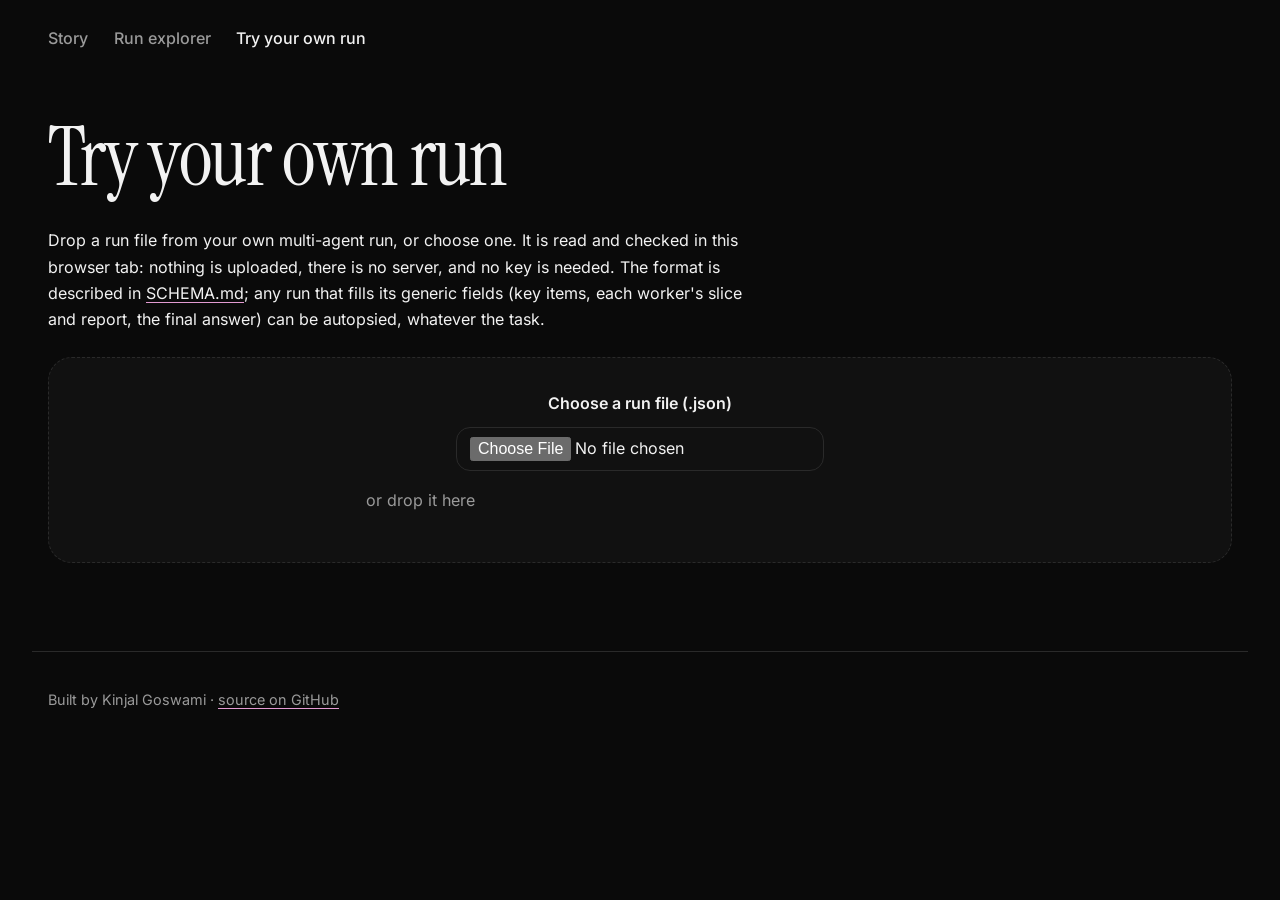
<file: site/try.html>
<!doctype html>
<html lang="en">
<head>
  <meta charset="utf-8">
  <meta name="viewport" content="width=device-width, initial-scale=1">
  <title>Try your own run · swarm-autopsy</title>
  <link rel="icon" href="data:image/svg+xml,%3Csvg xmlns=%22http://www.w3.org/2000/svg%22 viewBox=%220 0 32 32%22%3E%3Crect width=%2232%22 height=%2232%22 rx=%228%22 fill=%22%233a1533%22/%3E%3Ccircle cx=%2216%22 cy=%2216%22 r=%225%22 fill=%22%23e39bd2%22/%3E%3C/svg%3E">
  <link rel="stylesheet" href="css/site.css">
</head>
<body>
  <main id="main">
    <h1>Try your own run</h1>
    <p>Drop a run file from your own multi-agent run, or choose one. It is read and checked in this
      browser tab: nothing is uploaded, there is no server, and no key is needed. The format is
      described in <a href="https://github.com/KinjalGoswami68/swarm-autopsy/blob/main/SCHEMA.md">SCHEMA.md</a>;
      any run that fills its generic fields (key items, each worker's slice and report, the final
      answer) can be autopsied, whatever the task.</p>
    <div id="drop" class="drop">
      <label for="file">Choose a run file (.json)</label>
      <input id="file" type="file" accept=".json,application/json">
      <p class="muted">or drop it here</p>
    </div>
    <div id="try-status" aria-live="polite"></div>
    <div id="run-view"></div>
  </main>
  <script type="module" src="js/try.js"></script>
</body>
</html>
</file>
<file: site/css/site.css>
/* swarm-autopsy site. Colours measured from the reference (owner, D31); every text/graphic pair
   checked against WCAG AA (SITE_RULES.md):
     primary #f2f2f2 on bg 17.7, on card 16.9, on plum 14.1
     secondary #9a9a9a on bg 7.0, on card 6.7, on plum 5.6, on plum highlight 4.7
     pink #e39bd2 on bg 9.3, on card 8.9, on plum 7.4
     bars on track: pink 5.4, grey 4.0, near-white 10.2
   Plum #3a1533 is a surface only, never text (1.3:1). Adjacent bar parts are separated by a
   background gap and labelled, because pink/grey (1.3) and grey/white (2.5) are below 3:1. */

@font-face { font-family: "Instrument Serif"; src: url("../fonts/instrument-serif-latin-400-normal.woff2") format("woff2"); font-weight: 400; font-style: normal; font-display: swap; }
@font-face { font-family: "Instrument Serif"; src: url("../fonts/instrument-serif-latin-400-italic.woff2") format("woff2"); font-weight: 400; font-style: italic; font-display: swap; }
@font-face { font-family: "Inter"; src: url("../fonts/inter-latin-400-normal.woff2") format("woff2"); font-weight: 400; font-display: swap; }
@font-face { font-family: "Inter"; src: url("../fonts/inter-latin-500-normal.woff2") format("woff2"); font-weight: 500; font-display: swap; }
@font-face { font-family: "Inter"; src: url("../fonts/inter-latin-600-normal.woff2") format("woff2"); font-weight: 600; font-display: swap; }
@font-face { font-family: "JetBrains Mono"; src: url("../fonts/jetbrains-mono-latin-400-normal.woff2") format("woff2"); font-weight: 400; font-display: swap; }

:root {
  color-scheme: dark;
  --bg: #0a0a0a; --card: #111111; --plum: #3a1533; --plum-hi: #4d1d44; --plum-lo: #24091f;
  --pink: #e39bd2; --text: #f2f2f2; --sec: #9a9a9a; --track: #3a3a3a; --hair: #2a2a2a;
  --serif: "Instrument Serif", "Iowan Old Style", Georgia, serif;
  --sans: "Inter", system-ui, -apple-system, "Segoe UI", Roboto, sans-serif;
  --mono: "JetBrains Mono", ui-monospace, Consolas, monospace;
  --radius: 24px; --radius-sm: 14px;
  --ease: cubic-bezier(.2, .7, .2, 1);
}
* { box-sizing: border-box; }
html { -webkit-text-size-adjust: 100%; background: var(--bg); }
body { margin: 0; background: var(--bg); color: var(--text); font: 400 16px/1.65 var(--sans); }
main { max-width: 76rem; margin: 0 auto; padding: 1rem 16px 4rem; }
a { color: var(--text); text-decoration-color: var(--pink); text-underline-offset: .2em; }
a:hover { color: var(--pink); }
:focus-visible { outline: 2px solid var(--pink); outline-offset: 3px; border-radius: 4px; }
.muted, .lede { color: var(--sec); }

/* ---------- type ---------- */
h1, h2 { font-family: var(--serif); font-weight: 400; letter-spacing: -.02em; }
h1 { font-size: clamp(2.6rem, 6.4vw, 5.8rem); line-height: 1.0; margin: .3em 0 .35em; overflow-wrap: anywhere; }
h2 { font-size: clamp(2rem, 4.4vw, 3.4rem); line-height: 1.05; margin: 0 0 .5em; }
h3 { font: 600 1rem/1.4 var(--sans); margin: 0 0 .3rem; }
.lede { font-size: clamp(1.05rem, 1.6vw, 1.25rem); max-width: 38rem; }
p { max-width: 44rem; }
code, .mono { font-family: var(--mono); font-size: .88em; }
.label { font: 600 .72rem/1.3 var(--sans); letter-spacing: .16em; text-transform: uppercase; color: var(--pink); }

/* ---------- nav and footer ---------- */
.site-nav { max-width: 76rem; margin: 0 auto; display: flex; flex-wrap: wrap; gap: .2rem 1.6rem; padding: 1rem 16px; }
.site-nav a { min-height: 44px; display: inline-flex; align-items: center; color: var(--sec); text-decoration: none; font-weight: 500; }
.site-nav a[aria-current="page"], .site-nav a:hover { color: var(--text); }
.site-footer { max-width: 76rem; margin: 0 auto; padding: 2rem 16px 3rem; border-top: 1px solid var(--hair); color: var(--sec); font-size: .9rem; }
.site-footer p { margin: .25rem 0; }
.site-footer a { color: var(--sec); }

/* ---------- surfaces ---------- */
.card, .worker, .table-wrap, .note, .drop, .trace {
  background: var(--card); border: 1px solid var(--hair); border-radius: var(--radius);
}
.table-wrap { padding: .4rem .8rem; margin: 1rem 0; overflow-x: auto; max-width: 100%; }
.worker { padding: 1.2rem 1.4rem; margin: 1rem 0; }
.worker:hover { transform: translateY(-2px); border-color: var(--track); }
.note { padding: .9rem 1.2rem; color: var(--sec); }
.caveat { border: 1px solid var(--hair); border-left: 3px solid var(--pink); border-radius: var(--radius-sm);
  background: var(--card); color: var(--sec); padding: .7rem 1rem; font-size: .92rem; max-width: 52rem; }

/* metallic plum: a lighter band and a darker edge that move a little with the pointer
   (js/metal.js sets --mx). The band lives in the panel's empty top strip only; panel text sits
   below the strip, never on the moving highlight. */
.metal { position: relative; overflow: hidden; isolation: isolate; border-radius: var(--radius);
  background: var(--plum); border: 1px solid #5a2a50; --mx: 30%; }
.metal::before { content: ""; position: absolute; inset: 0; z-index: -1; border-radius: inherit;
  background: linear-gradient(160deg, var(--plum) 40%, var(--plum-lo) 100%); }
.metal::after { content: ""; position: absolute; left: 0; right: 0; top: 0; height: 3rem; z-index: -1;
  background: radial-gradient(14rem 2.4rem at var(--mx) 0%, var(--plum-hi), transparent 70%); }
.metal > * { position: relative; }

.badge-pill { display: inline-flex; align-items: center; gap: .6rem; padding: .3rem .9rem .3rem .3rem;
  border: 1px solid var(--hair); border-radius: 999px; background: var(--card); color: var(--sec); font-size: .85rem; }
.badge-pill .tag { white-space: nowrap; background: var(--plum); color: var(--pink); border-radius: 999px; padding: .15rem .65rem;
  font: 600 .7rem/1.6 var(--sans); letter-spacing: .14em; text-transform: uppercase; }

/* ---------- hero ---------- */
.hero { display: grid; grid-template-columns: minmax(0, 1.55fr) minmax(0, 1fr); gap: 2rem 2.5rem; align-items: center;
  align-content: center; padding: 3rem 0 2rem; min-height: min(78vh, 52rem); }
.hero > .ascii, .hero > .shares, .hero > .caveat { grid-column: 1 / -1; }
.feature { padding: 3.6rem 1.8rem 1.8rem; }
.feature .big { font: 400 clamp(5rem, 12vw, 9rem)/.9 var(--serif); letter-spacing: -.03em; margin: .4rem 0 .6rem; color: var(--text); }
.feature p { color: var(--sec); margin: 0; }

/* thin rounded bars: parts separated by a background gap, each labelled */
.sharebar { display: flex; gap: 4px; height: 8px; margin: .8rem 0 .7rem; max-width: 52rem; }
.sharebar span { border-radius: 999px; min-width: 8px; }
.s-pink { background: var(--pink); } .s-grey { background: var(--sec); } .s-white { background: var(--text); }
.sharelegend { display: flex; flex-wrap: wrap; gap: .3rem 1.4rem; margin: 0; padding: 0; list-style: none; color: var(--sec); font-size: .92rem; }
.sharelegend i { display: inline-block; width: .7rem; height: .7rem; border-radius: 999px; margin-right: .45rem; vertical-align: -.05em; }
.sharelegend b { color: var(--text); font-weight: 600; }

/* ---------- story sections ---------- */
.story { padding: 4.5rem 0 1rem; border-top: 1px solid var(--hair); }
.story.hero { border-top: 0; }
.story p { color: var(--sec); }
.story p.lede { color: var(--sec); }
.story ul, .story ol { color: var(--sec); max-width: 44rem; }
td.nowrap { white-space: nowrap; }
.story li { margin: .35rem 0; }
blockquote { margin: 1.2rem 0; padding: 1.2rem 1.6rem; font: italic 400 clamp(1.4rem, 2.6vw, 2rem)/1.25 var(--serif);
  border-left: 3px solid var(--pink); background: var(--card); border-radius: 0 var(--radius) var(--radius) 0; max-width: 52rem; }
.quotes q { overflow-wrap: anywhere; color: var(--text); }
.ascii:empty { display: none; }

/* ---------- tables ---------- */
table { border-collapse: collapse; width: 100%; font-size: .93rem; }
caption { text-align: left; font-weight: 600; padding: .6rem 0 .3rem; color: var(--text); }
th, td { text-align: left; padding: .6rem .7rem; border-bottom: 1px solid var(--hair); vertical-align: top; }
thead th { color: var(--sec); font-weight: 500; font-size: .82rem; letter-spacing: .02em; }
tbody th { font-weight: 500; }
tbody tr:last-child > * { border-bottom: 0; }
td { font-variant-numeric: tabular-nums; }
tr.zero { color: var(--sec); }
tr.no-split { color: var(--sec); font-style: italic; }
.buckets td:nth-child(3) { width: 40%; min-width: 7rem; }
.bar-track { display: block; height: 8px; background: var(--track); border-radius: 999px; }
.bar { display: block; height: 100%; border-radius: 999px; min-width: 0; }
.bar-lost { background: var(--pink); } .bar-kept { background: var(--text); }

/* 360px: each table row becomes a card; cells show their column name (data-label) */
@media (max-width: 640px) {
  .table-wrap { padding: .2rem .9rem; overflow: visible; }
  table, thead, tbody, tr, th, td { display: block; width: 100%; }
  thead { position: absolute; width: 1px; height: 1px; overflow: hidden; clip: rect(0 0 0 0); }
  caption { display: block; }
  tbody tr { padding: .8rem 0; border-bottom: 1px solid var(--hair); }
  tbody tr:last-child { border-bottom: 0; }
  tbody th { padding: 0 0 .3rem; border: 0; color: var(--text); }
  td { padding: .2rem 0 .35rem; border: 0; }
  td::before { content: attr(data-label); display: block; color: var(--sec); font-size: .8rem; white-space: normal; }
  td:empty { display: none; }
  td[data-label=""]::before { display: none; }
  .buckets td:nth-child(3) { width: 100%; }
  .hero { grid-template-columns: 1fr; min-height: 0; padding-top: 1.5rem; gap: 1.5rem; }
  .story { padding-top: 3rem; }
  .worker { padding: 1rem; }
}

/* ---------- explorer and try ---------- */
.picker { display: flex; flex-wrap: wrap; gap: .6rem; align-items: center; margin: 1rem 0; }
select, input[type=file] { font: inherit; color: var(--text); background: var(--card); border: 1px solid var(--hair);
  border-radius: var(--radius-sm); min-height: 44px; padding: .4rem .8rem; max-width: 100%; }
.run-head h1 { font-size: clamp(1.8rem, 4vw, 3rem); }
.facts { color: var(--sec); font-size: .9rem; margin: 0 0 .6rem; }
.brief { white-space: pre-wrap; overflow-wrap: anywhere; margin: .4rem 0; color: var(--text); }
mark { background: var(--plum); color: var(--text); border-radius: 4px; padding: 0 .15em; box-shadow: inset 0 -1px 0 var(--pink); }
.annotation { border-top: 1px dashed var(--track); margin-top: .8rem; padding-top: .6rem; font-size: .92rem; color: var(--sec); }
.annotation .label { margin: 0 0 .3rem; }
.annotation q { display: block; margin: .25rem 0 .25rem 1rem; color: var(--text); overflow-wrap: anywhere; }
.badge { display: inline-block; font-size: .78rem; border: 1px solid var(--track); border-radius: 999px; padding: 0 .55rem; margin-left: .4rem; color: var(--sec); }
.trace { padding: 1rem 1.4rem; margin-top: 1rem; }
.trace ol { padding-left: 1.2rem; color: var(--sec); }
.trace li { margin: .35rem 0; overflow-wrap: anywhere; }
.trace strong { color: var(--text); }
.drop { padding: 2rem 1.2rem; margin: 1.5rem 0; text-align: center; border-style: dashed; }
.drop.over { border-color: var(--pink); }
.drop label { display: block; font-weight: 600; margin-bottom: .7rem; }
.error { color: var(--pink); font-weight: 600; }
.ok { color: var(--text); font-weight: 600; }
.errors { color: var(--sec); }
.errors code { color: var(--text); overflow-wrap: anywhere; }

/* tactile: slight lift on hover, expansion and glow on click; transforms only (no layout shift) */
.site-nav a, select, .worker, .drop { transition: transform .2s var(--ease), box-shadow .25s var(--ease), border-color .25s var(--ease); }
select:active, .drop:active { transform: scale(1.01); box-shadow: 0 0 0 4px rgba(227, 155, 210, .18); }

@media (prefers-reduced-motion: reduce) {
  *, *::before, *::after { transition: none !important; animation: none !important; scroll-behavior: auto !important; }
  .worker:hover, select:active, .drop:active { transform: none; }
}
#run-view > section { padding-top: 2.8rem; }
#run-view > section > h2 { font-size: clamp(1.8rem, 3.4vw, 2.6rem); }
.run-head h1 { font-family: var(--mono); font-size: clamp(1.05rem, 2.2vw, 1.5rem); letter-spacing: 0; line-height: 1.35; }
.annotation .label { text-transform: none; letter-spacing: .02em; font-weight: 500; font-size: .82rem; }

/* ---------- ASCII track (D32): story text left, one sticky canvas right; never over text ---------- */
.track { display: block; }
.track-stage { display: none; }
@media (min-width: 1000px) {
  .track { display: grid; grid-template-columns: minmax(0, 1fr) minmax(0, 1fr); gap: 2.5rem; align-items: start; }
  .track-text { min-width: 0; }
  .track-stage { display: flex; flex-direction: column; position: sticky; top: 6vh; height: 88vh; border-radius: var(--radius); overflow: hidden; }
  .ascii-canvas { display: block; width: 100%; flex: 1 1 auto; min-height: 0; }
  .ascii-caption { margin: 0; padding: .5rem 1rem .9rem; color: var(--sec); font-size: .92rem; text-align: center; max-width: none; min-height: 2.6em; }
}

/* short caveat line between the hero and the method section (D32) */
.caveat-short { color: var(--sec); font-size: .9rem; margin-top: .8rem; }
.caveat-short a { color: var(--sec); }
#caveat { scroll-margin-top: 6rem; }

/* lost-at-the-merge tint: #8e6fa3, 4.7:1 on the page (a graphic needs 3:1); always labelled */
.s-lav { background: #8e6fa3; }
@media (min-width: 1000px) { .track-text > section:last-child { min-height: 92vh; } } /* keep the far-pairs scene on screen */
.track-stage { isolation: isolate; }
.ascii-dots { position: absolute; inset: -26px 0 0 0; z-index: -1; pointer-events: none; will-change: transform;
  background-image: radial-gradient(circle, rgba(242, 242, 242, .07) 1px, transparent 1.4px); background-size: 26px 26px; background-position: 13px 0; }
.ascii-canvas { position: relative; }

/* ---------- R5 section (D38) ---------- */
.story p.plain-limit { color: var(--text); max-width: 44rem; }
.story p.source { font-size: .9rem; overflow-wrap: anywhere; }
.story details { margin: .6rem 0 1rem; max-width: 44rem; color: var(--sec); }
.story summary { cursor: pointer; min-height: 44px; display: flex; align-items: center; color: var(--text); }
.story p.guidance-text { white-space: pre-wrap; overflow-wrap: anywhere; font-size: .95rem; }
#run-view li { overflow-wrap: anywhere; } /* R5 change line carries a 40-char git blob id */
</file>
